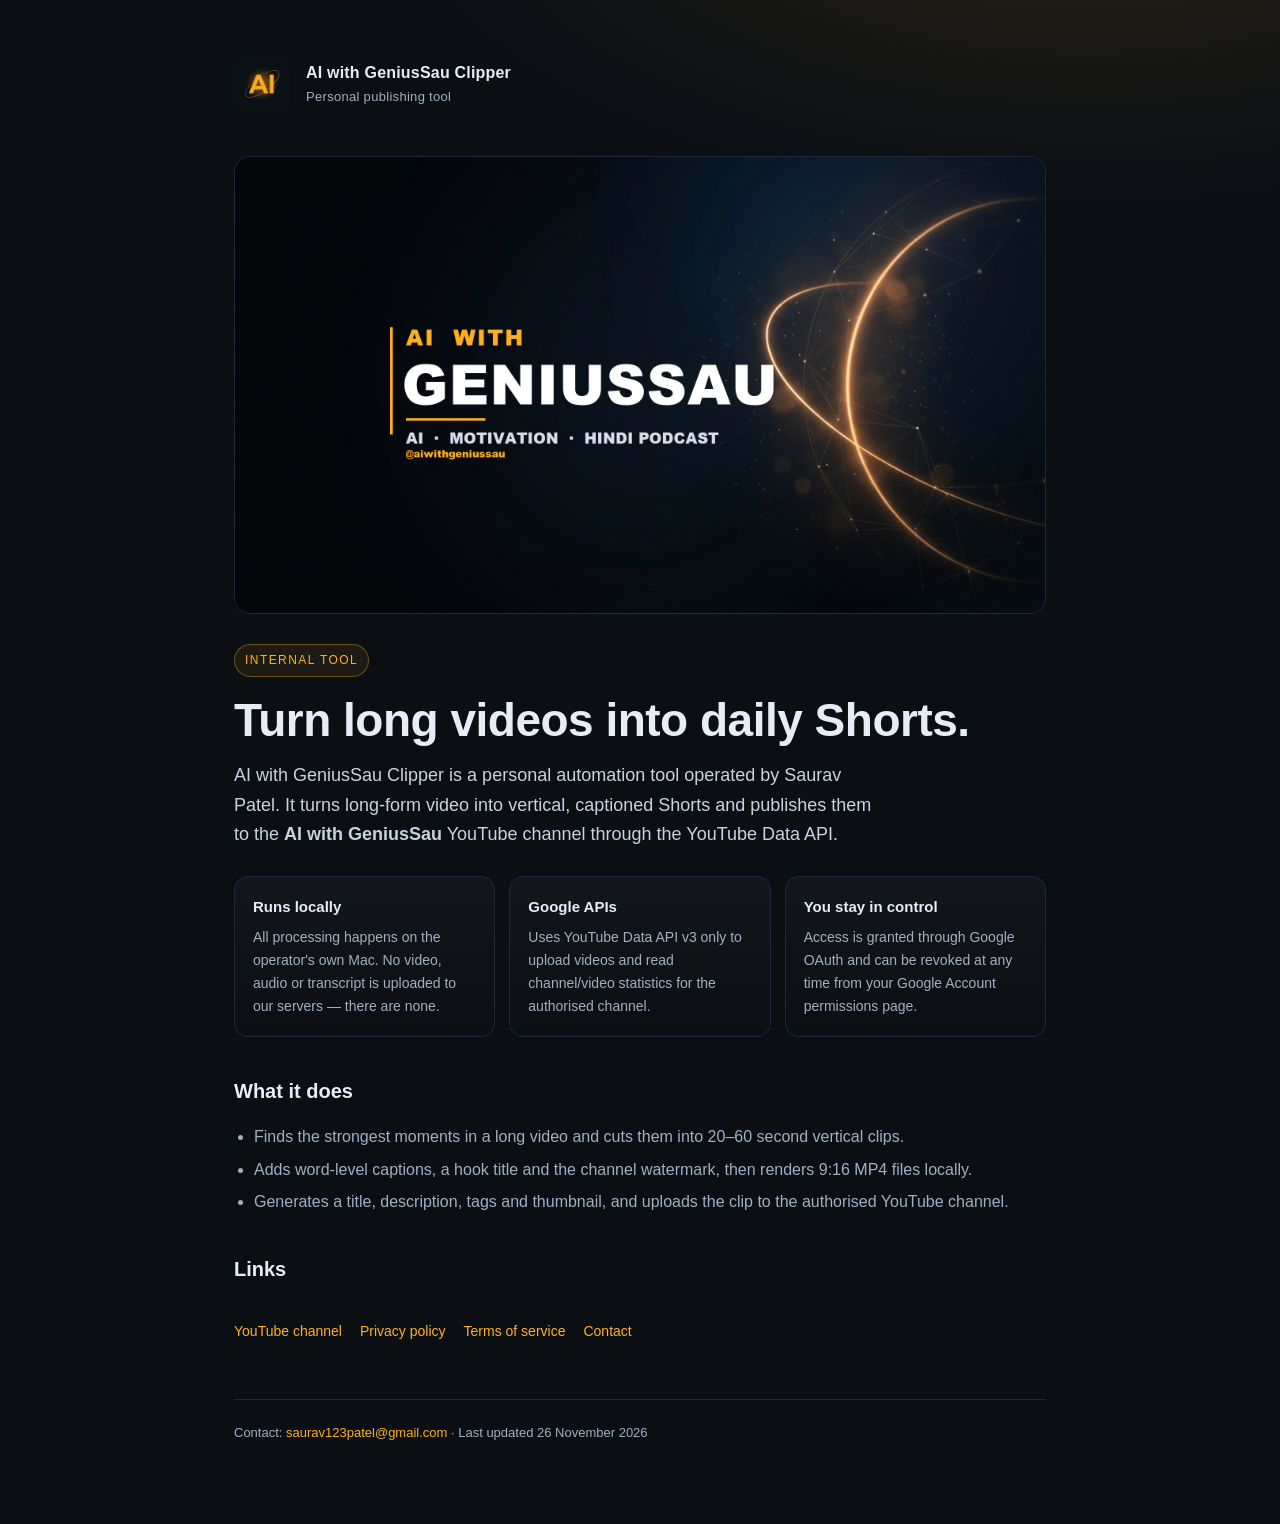
<file: index.html>
<!doctype html><html lang="en"><head><meta charset="utf-8">
<meta name="viewport" content="width=device-width,initial-scale=1">
<meta name="google-site-verification" content="Dkh8pALLSJ1ebJ6kaXL3kUbNlj_P3oR4x_07i6D2EV8" />
<title>AI with GeniusSau Clipper</title>
<link rel="icon" href="icon.png"><link rel="stylesheet" href="style.css"></head>
<body><div class="wrap">
<header><img src="icon.png" alt="AI with GeniusSau Clipper icon"><div class="brand">AI with GeniusSau Clipper<small>Personal publishing tool</small></div></header>
<img class="hero" src="banner.jpg" alt="AI with GeniusSau — AI, motivation, Hindi podcast">
<span class="badge">Internal tool</span>
<h1>Turn long videos into daily Shorts.</h1>
<p class="lead">AI with GeniusSau Clipper is a personal automation tool operated by Saurav Patel. It turns long-form
video into vertical, captioned Shorts and publishes them to the <strong>AI with GeniusSau</strong> YouTube channel
through the YouTube Data API.</p>
<div class="grid">
<div class="card"><h3>Runs locally</h3><p>All processing happens on the operator's own Mac. No video, audio or transcript is uploaded to our servers — there are none.</p></div>
<div class="card"><h3>Google APIs</h3><p>Uses YouTube Data API v3 only to upload videos and read channel/video statistics for the authorised channel.</p></div>
<div class="card"><h3>You stay in control</h3><p>Access is granted through Google OAuth and can be revoked at any time from your Google Account permissions page.</p></div>
</div>
<h2>What it does</h2>
<ul>
<li>Finds the strongest moments in a long video and cuts them into 20–60 second vertical clips.</li>
<li>Adds word-level captions, a hook title and the channel watermark, then renders 9:16 MP4 files locally.</li>
<li>Generates a title, description, tags and thumbnail, and uploads the clip to the authorised YouTube channel.</li>
</ul>
<h2>Links</h2>
<nav>
<a href="https://www.youtube.com/channel/UCfx6Wf0lz60Pjw_j6qgZZ7g">YouTube channel</a>
<a href="privacy.html">Privacy policy</a>
<a href="terms.html">Terms of service</a>
<a href="mailto:saurav123patel@gmail.com">Contact</a>
</nav>
<footer>Contact: <a href="mailto:saurav123patel@gmail.com">saurav123patel@gmail.com</a> · Last updated 26 November 2026</footer>
</div></body></html>
</file>
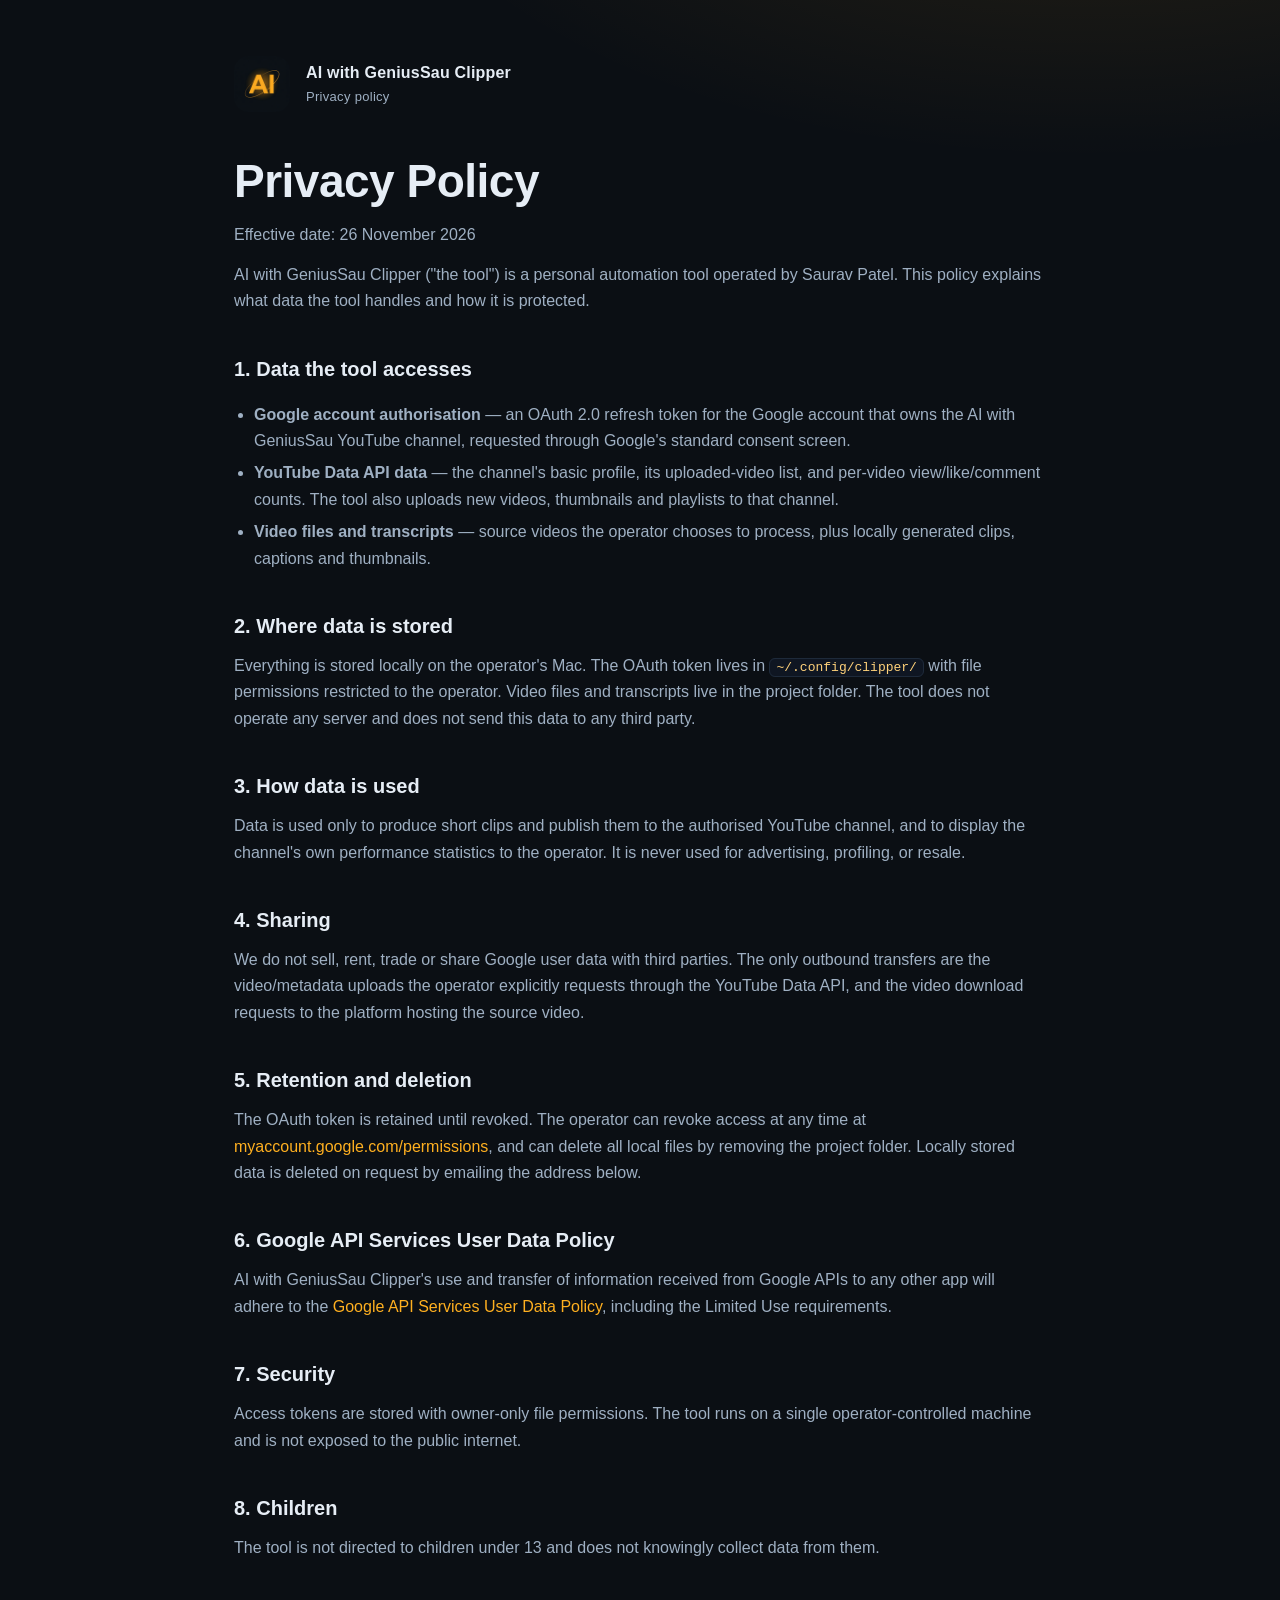
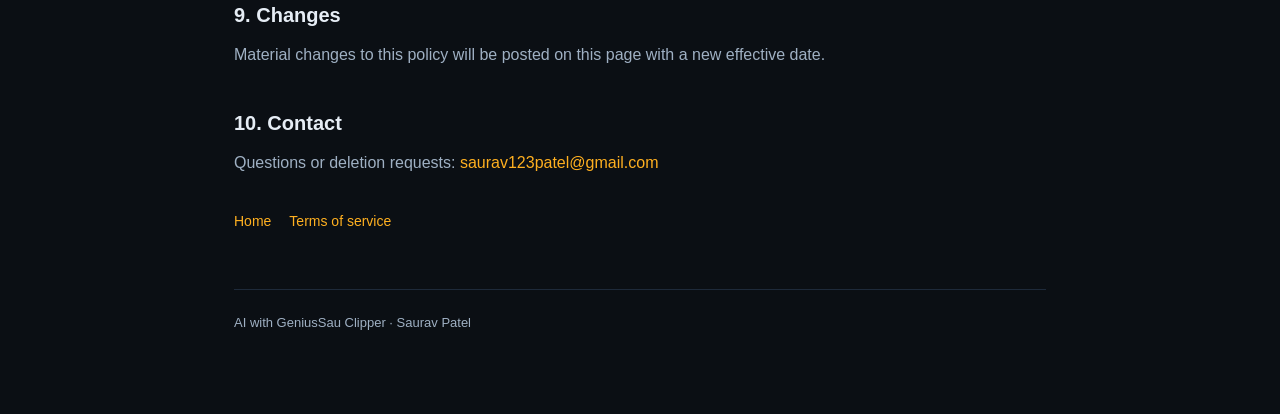
<file: privacy.html>
<!doctype html><html lang="en"><head><meta charset="utf-8">
<meta name="viewport" content="width=device-width,initial-scale=1">
<title>Privacy Policy — AI with GeniusSau Clipper</title>
<link rel="icon" href="icon.png"><link rel="stylesheet" href="style.css"></head>
<body><div class="wrap">
<header><img src="icon.png" alt="icon"><div class="brand">AI with GeniusSau Clipper<small>Privacy policy</small></div></header>
<h1>Privacy Policy</h1>
<p>Effective date: 26 November 2026</p>
<p>AI with GeniusSau Clipper ("the tool") is a personal automation tool operated by Saurav Patel. This policy explains
what data the tool handles and how it is protected.</p>

<h2>1. Data the tool accesses</h2>
<ul>
<li><strong>Google account authorisation</strong> — an OAuth 2.0 refresh token for the Google account that owns the
AI with GeniusSau YouTube channel, requested through Google's standard consent screen.</li>
<li><strong>YouTube Data API data</strong> — the channel's basic profile, its uploaded-video list, and per-video
view/like/comment counts. The tool also uploads new videos, thumbnails and playlists to that channel.</li>
<li><strong>Video files and transcripts</strong> — source videos the operator chooses to process, plus locally
generated clips, captions and thumbnails.</li>
</ul>

<h2>2. Where data is stored</h2>
<p>Everything is stored locally on the operator's Mac. The OAuth token lives in
<code>~/.config/clipper/</code> with file permissions restricted to the operator. Video files and transcripts live in
the project folder. The tool does not operate any server and does not send this data to any third party.</p>

<h2>3. How data is used</h2>
<p>Data is used only to produce short clips and publish them to the authorised YouTube channel, and to display the
channel's own performance statistics to the operator. It is never used for advertising, profiling, or resale.</p>

<h2>4. Sharing</h2>
<p>We do not sell, rent, trade or share Google user data with third parties. The only outbound transfers are the
video/metadata uploads the operator explicitly requests through the YouTube Data API, and the video download requests
to the platform hosting the source video.</p>

<h2>5. Retention and deletion</h2>
<p>The OAuth token is retained until revoked. The operator can revoke access at any time at
<a href="https://myaccount.google.com/permissions">myaccount.google.com/permissions</a>, and can delete all local
files by removing the project folder. Locally stored data is deleted on request by emailing the address below.</p>

<h2>6. Google API Services User Data Policy</h2>
<p>AI with GeniusSau Clipper's use and transfer of information received from Google APIs to any other app will adhere
to the <a href="https://developers.google.com/terms/api-services-user-data-policy">Google API Services User Data
Policy</a>, including the Limited Use requirements.</p>

<h2>7. Security</h2>
<p>Access tokens are stored with owner-only file permissions. The tool runs on a single operator-controlled machine
and is not exposed to the public internet.</p>

<h2>8. Children</h2>
<p>The tool is not directed to children under 13 and does not knowingly collect data from them.</p>

<h2>9. Changes</h2>
<p>Material changes to this policy will be posted on this page with a new effective date.</p>

<h2>10. Contact</h2>
<p>Questions or deletion requests: <a href="mailto:saurav123patel@gmail.com">saurav123patel@gmail.com</a></p>
<nav><a href="index.html">Home</a><a href="terms.html">Terms of service</a></nav>
<footer>AI with GeniusSau Clipper · Saurav Patel</footer>
</div></body></html>
</file>
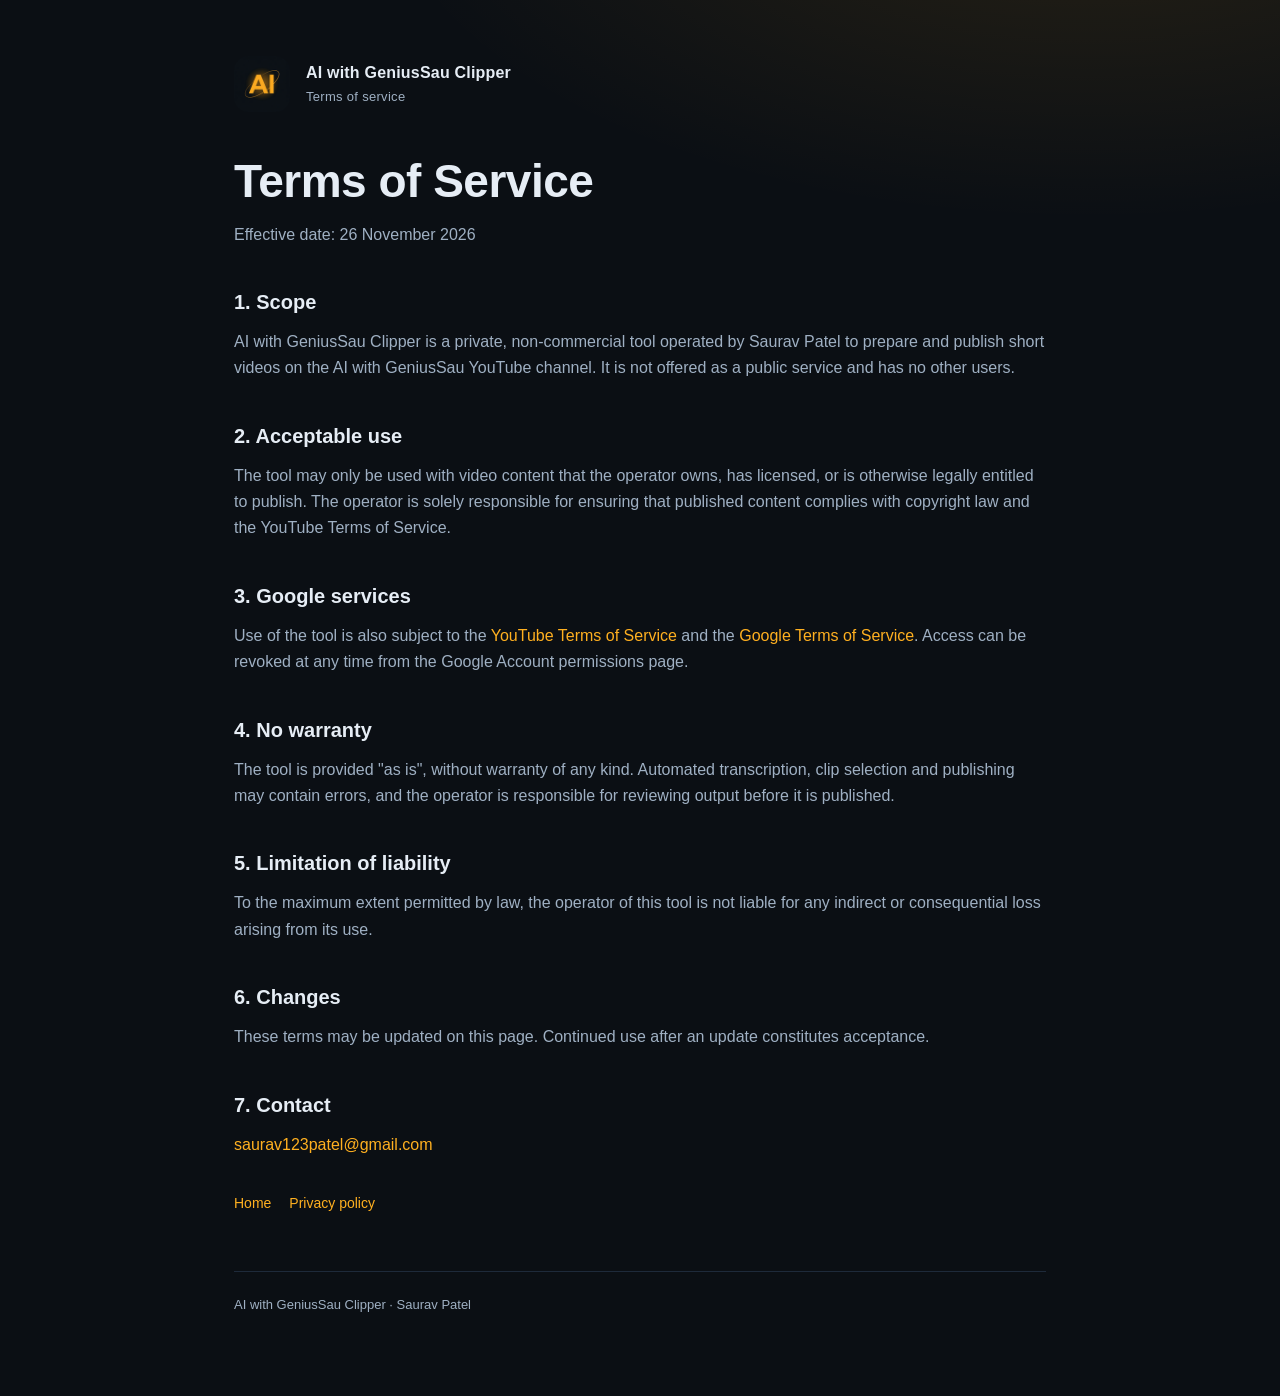
<file: terms.html>
<!doctype html><html lang="en"><head><meta charset="utf-8">
<meta name="viewport" content="width=device-width,initial-scale=1">
<title>Terms of Service — AI with GeniusSau Clipper</title>
<link rel="icon" href="icon.png"><link rel="stylesheet" href="style.css"></head>
<body><div class="wrap">
<header><img src="icon.png" alt="icon"><div class="brand">AI with GeniusSau Clipper<small>Terms of service</small></div></header>
<h1>Terms of Service</h1>
<p>Effective date: 26 November 2026</p>

<h2>1. Scope</h2>
<p>AI with GeniusSau Clipper is a private, non-commercial tool operated by Saurav Patel to prepare and publish short
videos on the AI with GeniusSau YouTube channel. It is not offered as a public service and has no other users.</p>

<h2>2. Acceptable use</h2>
<p>The tool may only be used with video content that the operator owns, has licensed, or is otherwise legally entitled
to publish. The operator is solely responsible for ensuring that published content complies with copyright law and
the YouTube Terms of Service.</p>

<h2>3. Google services</h2>
<p>Use of the tool is also subject to the <a href="https://www.youtube.com/t/terms">YouTube Terms of Service</a> and
the <a href="https://policies.google.com/terms">Google Terms of Service</a>. Access can be revoked at any time from
the Google Account permissions page.</p>

<h2>4. No warranty</h2>
<p>The tool is provided "as is", without warranty of any kind. Automated transcription, clip selection and publishing
may contain errors, and the operator is responsible for reviewing output before it is published.</p>

<h2>5. Limitation of liability</h2>
<p>To the maximum extent permitted by law, the operator of this tool is not liable for any indirect or consequential
loss arising from its use.</p>

<h2>6. Changes</h2>
<p>These terms may be updated on this page. Continued use after an update constitutes acceptance.</p>

<h2>7. Contact</h2>
<p><a href="mailto:saurav123patel@gmail.com">saurav123patel@gmail.com</a></p>
<nav><a href="index.html">Home</a><a href="privacy.html">Privacy policy</a></nav>
<footer>AI with GeniusSau Clipper · Saurav Patel</footer>
</div></body></html>
</file>
<file: style.css>
:root{--bg:#0b0f14;--panel:#111823;--line:#1e2a3a;--text:#e6edf5;--muted:#9fb0c3;--amber:#ffb020}
*{box-sizing:border-box}
body{margin:0;background:radial-gradient(1200px 600px at 85% -10%,rgba(255,176,32,.12),transparent 60%),var(--bg);color:var(--text);font:16px/1.65 -apple-system,BlinkMacSystemFont,"Segoe UI",Roboto,Helvetica,Arial,sans-serif}
.wrap{max-width:860px;margin:0 auto;padding:56px 24px 80px}
header{display:flex;align-items:center;gap:16px;margin-bottom:44px}
header img{width:56px;height:56px;border-radius:14px}
.brand{font-weight:800;letter-spacing:.2px}
.brand small{display:block;color:var(--muted);font-weight:500;font-size:13px;letter-spacing:.3px}
h1{font-size:clamp(30px,5vw,46px);line-height:1.12;margin:0 0 14px;letter-spacing:-.5px}
h2{font-size:20px;margin:38px 0 10px}
p{color:var(--muted);margin:0 0 14px}
.lead{font-size:18px;color:#c8d3e0;max-width:640px}
.badge{display:inline-block;font-size:12px;letter-spacing:.12em;text-transform:uppercase;color:var(--amber);border:1px solid rgba(255,176,32,.35);background:rgba(255,176,32,.08);padding:6px 10px;border-radius:999px;margin-bottom:18px}
.grid{display:grid;gap:14px;grid-template-columns:repeat(auto-fit,minmax(220px,1fr));margin:26px 0}
.card{background:linear-gradient(180deg,rgba(255,255,255,.03),rgba(255,255,255,0));border:1px solid var(--line);border-radius:14px;padding:18px}
.card h3{margin:0 0 6px;font-size:15px;color:var(--text)}
.card p{margin:0;font-size:14px}
a{color:var(--amber);text-decoration:none}
a:hover{text-decoration:underline}
nav{margin:34px 0;display:flex;gap:18px;flex-wrap:wrap;font-size:14px}
footer{margin-top:56px;padding-top:22px;border-top:1px solid var(--line);color:var(--muted);font-size:13px}
ul{color:var(--muted);padding-left:20px}
li{margin:6px 0}
code{background:#0f1622;border:1px solid var(--line);padding:1px 6px;border-radius:6px;font-size:13px;color:#ffd27a}

.hero{width:100%;height:auto;border-radius:16px;border:1px solid var(--line);margin:0 0 30px;display:block}
</file>
